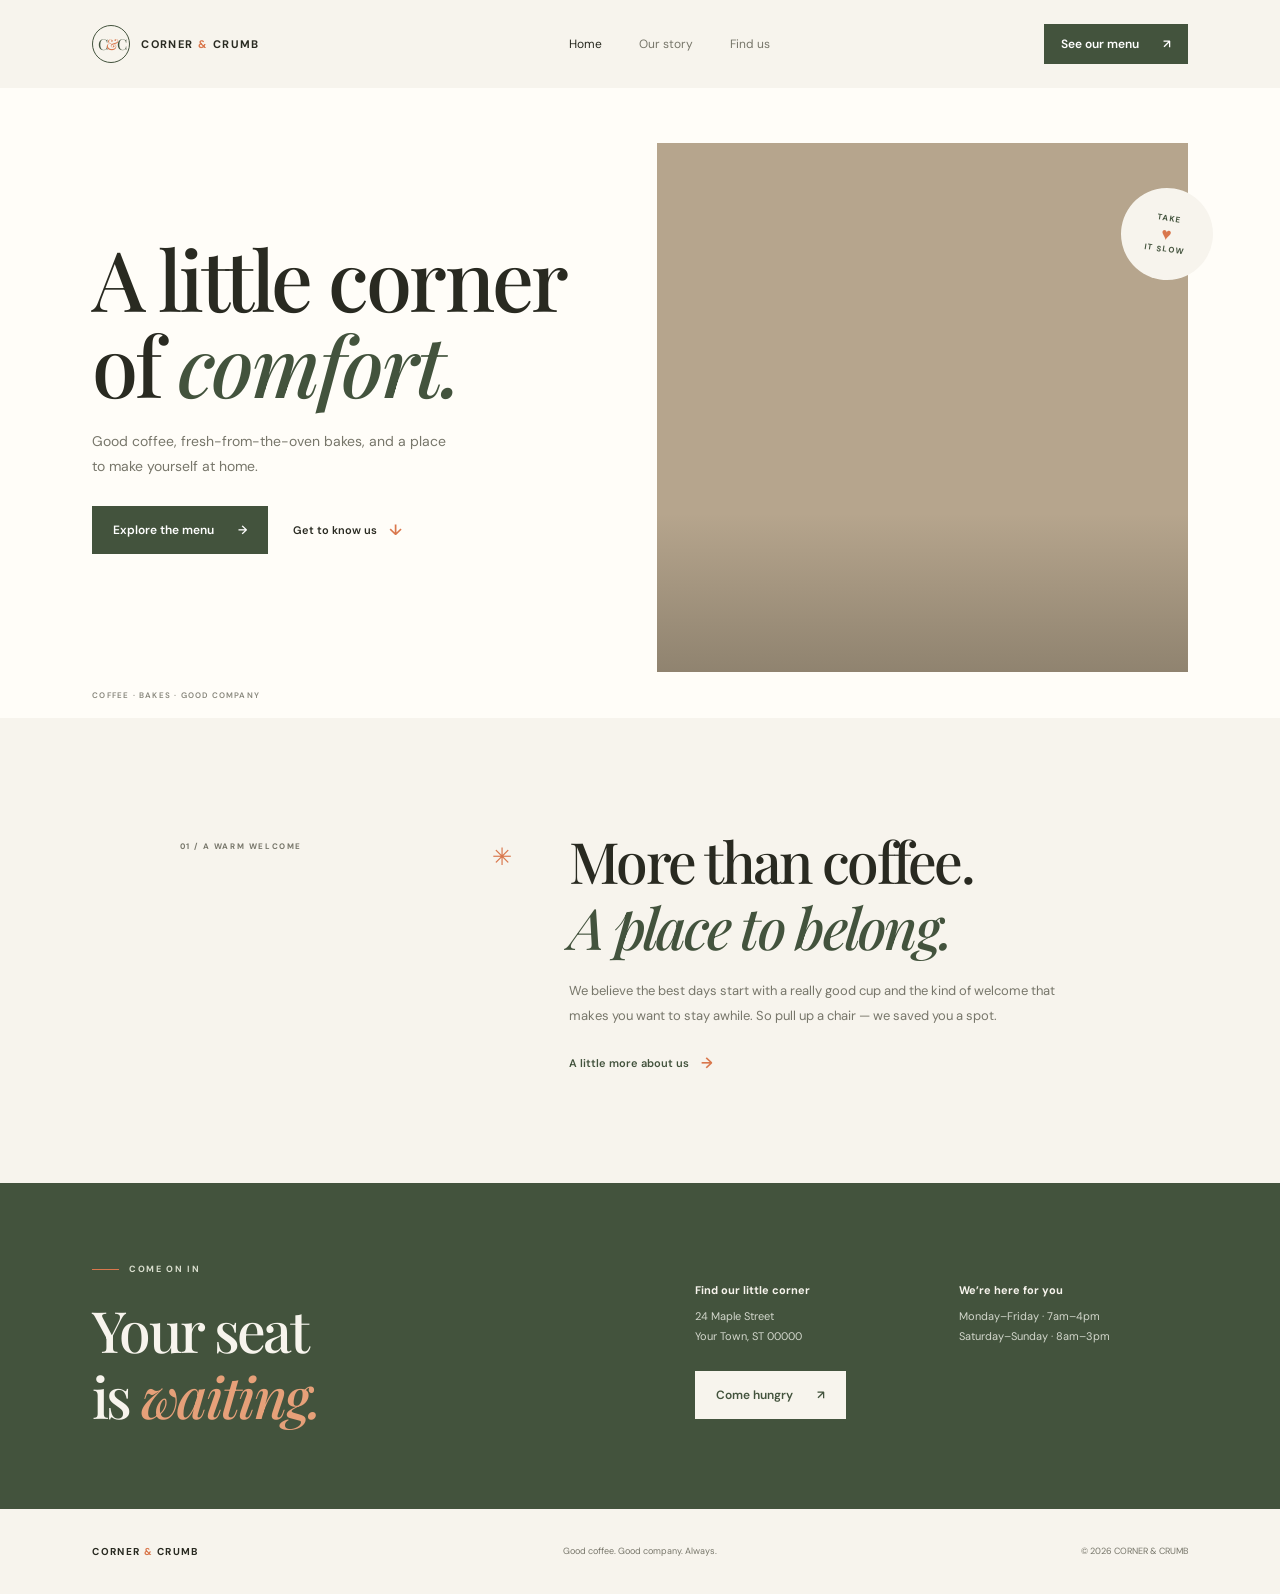
<file: index.html>
<!doctype html>
<html lang="en">
  <head>
    <meta charset="UTF-8" />
    <meta name="viewport" content="width=device-width, initial-scale=1.0" />
    <meta
      name="description"
      content="Meet Corner & Crumb, your neighborhood café for good coffee, fresh bakes, and slow mornings."
    />
    <title>Corner &amp; Crumb — Your neighborhood café</title>
    <link rel="preconnect" href="https://fonts.googleapis.com" />
    <link rel="preconnect" href="https://fonts.gstatic.com" crossorigin />
    <link
      href="https://fonts.googleapis.com/css2?family=DM+Sans:wght@400;500;600;700&family=Playfair+Display:wght@500;600;700&display=swap"
      rel="stylesheet"
    />
    <link rel="stylesheet" href="styles.css" />
  </head>
  <body>
    <header class="site-header">
      <a class="wordmark" href="index.html" aria-label="Corner and Crumb home">
        <span class="wordmark-icon" aria-hidden="true">C<span>&amp;</span>C</span>
        <span class="wordmark-name">CORNER <span>&amp;</span> CRUMB</span>
      </a>

      <nav class="main-nav" aria-label="Main navigation">
        <a class="nav-link active" href="#home">Home</a>
        <a class="nav-link" href="#our-story">Our story</a>
        <a class="nav-link" href="#visit">Find us</a>
      </nav>

      <a class="button button-small" href="menu.html">See our menu <span aria-hidden="true">↗</span></a>
    </header>

    <main>
      <section class="hero" id="home">
        <div class="hero-content">
          <h1>A little corner<br />of <em>comfort.</em></h1>
          <p class="hero-copy">
            Good coffee, fresh-from-the-oven bakes, and a place to make yourself at home.
          </p>
          <div class="hero-actions">
            <a class="button" href="menu.html">Explore the menu <span aria-hidden="true">→</span></a>
            <a class="text-link" href="#our-story">Get to know us <span aria-hidden="true">↓</span></a>
          </div>
        </div>
        <div class="hero-photo" role="img" aria-label="A freshly brewed cup of coffee on a café table">
          <div class="photo-stamp" aria-hidden="true">
            <span>TAKE</span><span class="stamp-heart">♥</span><span>IT SLOW</span>
          </div>
        </div>
        <div class="hero-bottom">
          <span>COFFEE · BAKES · GOOD COMPANY</span>
        </div>
      </section>

      <section class="intro section-wrap" id="our-story">
        <div class="intro-label">
          <span class="section-number">01 / A WARM WELCOME</span>
          <span class="small-star" aria-hidden="true">✳</span>
        </div>
        <div class="intro-copy">
          <h2>More than coffee.<br /><em>A place to belong.</em></h2>
          <p>
            We believe the best days start with a really good cup and the kind of welcome
            that makes you want to stay awhile. So pull up a chair — we saved you a spot.
          </p>
          <a class="text-link dark-link" href="#visit">A little more about us <span aria-hidden="true">→</span></a>
        </div>
      </section>

      <section class="visit" id="visit">
        <div class="visit-inner">
          <div>
            <p class="eyebrow"><span class="eyebrow-line"></span> COME ON IN</p>
            <h2>Your seat<br />is <em>waiting.</em></h2>
          </div>
          <div class="visit-details">
            <div>
              <h3>Find our little corner</h3>
              <p>24 Maple Street<br />Your Town, ST 00000</p>
            </div>
            <div>
              <h3>We’re here for you</h3>
              <p>Monday–Friday · 7am–4pm<br />Saturday–Sunday · 8am–3pm</p>
            </div>
            <a class="button button-light" href="menu.html">Come hungry <span aria-hidden="true">↗</span></a>
          </div>
        </div>
      </section>
    </main>

    <footer class="site-footer">
      <a class="footer-brand" href="#home">CORNER <span>&amp;</span> CRUMB</a>
      <p>Good coffee. Good company. Always.</p>
      <span>© 2026 CORNER &amp; CRUMB</span>
    </footer>
  </body>
</html>
</file>
<file: styles.css>
:root {
  color-scheme: light;
  --cream: #f7f4ed;
  --paper: #fffdf8;
  --ink: #292a21;
  --muted: #77766a;
  --green: #43533d;
  --orange: #d9774c;
  --serif: "Playfair Display", Georgia, serif;
  --sans: "DM Sans", Arial, sans-serif;
}

* {
  box-sizing: border-box;
}

html {
  scroll-behavior: smooth;
}

body {
  margin: 0;
  background: var(--cream);
  color: var(--ink);
  font-family: var(--sans);
  -webkit-font-smoothing: antialiased;
}

a {
  color: inherit;
  text-decoration: none;
}

.site-header {
  align-items: center;
  background: var(--cream);
  display: flex;
  height: 88px;
  justify-content: space-between;
  padding: 0 7.2%;
}

.wordmark {
  align-items: center;
  display: flex;
  gap: 11px;
}

.wordmark-icon {
  align-items: center;
  border: 1px solid var(--green);
  border-radius: 50%;
  color: var(--green);
  display: flex;
  font-family: var(--serif);
  font-size: 15px;
  height: 38px;
  justify-content: center;
  letter-spacing: -2px;
  width: 38px;
}

.wordmark-icon span,
.wordmark-name span,
.footer-brand span {
  color: var(--orange);
}

.wordmark-name,
.footer-brand {
  font-size: 11px;
  font-weight: 700;
  letter-spacing: 1.4px;
}

.main-nav {
  display: flex;
  gap: 37px;
  margin-left: 35px;
}

.nav-link {
  color: var(--muted);
  font-size: 12px;
  transition: color 160ms ease;
}

.nav-link:hover,
.nav-link.active {
  color: var(--ink);
}

.button {
  align-items: center;
  background: var(--green);
  border: 1px solid var(--green);
  color: white;
  display: inline-flex;
  font-size: 12px;
  font-weight: 600;
  gap: 24px;
  justify-content: center;
  min-height: 48px;
  padding: 0 20px;
  transition: background 160ms ease, color 160ms ease;
}

.button:hover {
  background: transparent;
  color: var(--green);
}

.button-small {
  min-height: 40px;
  padding: 0 16px;
}

.hero {
  background: var(--paper);
  display: grid;
  grid-template-columns: 1fr 0.94fr;
  min-height: 630px;
  padding: 55px 7.2% 46px;
  position: relative;
}

.hero-content {
  align-self: center;
  padding: 0 5% 55px 0;
  position: relative;
  z-index: 1;
}

.eyebrow,
.section-number {
  align-items: center;
  color: var(--green);
  display: flex;
  font-size: 9px;
  font-weight: 700;
  gap: 10px;
  letter-spacing: 1.6px;
}

.eyebrow-line {
  background: var(--orange);
  display: inline-block;
  height: 1px;
  width: 27px;
}

h1,
h2,
p {
  margin-top: 0;
}

h1,
h2 {
  font-family: var(--serif);
  font-weight: 500;
  letter-spacing: -2.7px;
}

h1 {
  font-size: clamp(58px, 6.5vw, 88px);
  line-height: 1.03;
  margin: 29px 0 22px;
}

h1 em,
h2 em {
  color: var(--green);
  font-weight: 500;
}

.hero-copy {
  color: var(--muted);
  font-size: 14px;
  line-height: 1.8;
  margin-bottom: 27px;
  max-width: 355px;
}

.hero-actions {
  align-items: center;
  display: flex;
  flex-wrap: wrap;
  gap: 25px;
}

.text-link {
  align-items: center;
  display: inline-flex;
  font-size: 11px;
  font-weight: 600;
  gap: 12px;
}

.text-link span {
  color: var(--orange);
  font-size: 15px;
}

.hero-note {
  align-items: center;
  bottom: -96px;
  display: flex;
  gap: 11px;
  left: 0;
  position: absolute;
}

.note-star {
  color: var(--orange);
  font-size: 24px;
}

.hero-note p {
  color: var(--muted);
  font-size: 10px;
  line-height: 1.6;
  margin: 0;
}

.hero-note strong {
  color: var(--ink);
}

.hero-photo {
  background-color: #b6a58d;
  background-image: linear-gradient(180deg, transparent 70%, rgb(29 30 23 / 25%)), url("https://images.unsplash.com/photo-1495474472287-4d71bcdd2085?auto=format&fit=crop&w=1200&q=85");
  background-position: center;
  background-size: cover;
  min-height: 500px;
  position: relative;
}

.photo-caption {
  bottom: 23px;
  color: white;
  font-size: 9px;
  font-weight: 600;
  left: 23px;
  letter-spacing: 1.3px;
  position: absolute;
}

.photo-caption span {
  border-right: 1px solid rgb(255 255 255 / 70%);
  margin-right: 9px;
  padding-right: 10px;
}

.photo-stamp {
  align-items: center;
  background: var(--cream);
  border-radius: 50%;
  color: var(--green);
  display: flex;
  flex-direction: column;
  font-size: 8px;
  font-weight: 700;
  height: 92px;
  justify-content: center;
  letter-spacing: 1px;
  line-height: 1.3;
  position: absolute;
  right: -25px;
  top: 45px;
  transform: rotate(9deg);
  width: 92px;
}

.stamp-heart {
  color: var(--orange);
  font-size: 17px;
  line-height: 1.2;
}

.hero-bottom {
  bottom: 17px;
  color: #88877c;
  font-size: 8px;
  font-weight: 600;
  left: 7.2%;
  letter-spacing: 1.2px;
  line-height: 1.5;
  position: absolute;
}

.section-wrap {
  margin: 0 auto;
  max-width: 1100px;
  padding: 110px 7%;
}

.intro {
  display: grid;
  grid-template-columns: 1fr 1.5fr;
  gap: 35px;
}

.intro-label {
  align-items: flex-start;
  display: flex;
  justify-content: space-between;
  padding-top: 13px;
}

.section-number {
  color: var(--muted);
  font-size: 8px;
}

.small-star {
  color: var(--orange);
  font-size: 24px;
  margin-right: 22px;
}

.intro h2,
.visit h2 {
  font-size: clamp(38px, 4.5vw, 57px);
  line-height: 1.15;
  margin-bottom: 20px;
}

.intro-copy > p {
  color: var(--muted);
  font-size: 13px;
  line-height: 1.9;
  margin-bottom: 23px;
  max-width: 490px;
}

.dark-link {
  color: var(--green);
}

.visit {
  background: var(--green);
  color: var(--cream);
  padding: 80px 7.2%;
}

.visit-inner {
  display: grid;
  gap: 10%;
  grid-template-columns: 1fr 1fr;
  margin: 0 auto;
  max-width: 1100px;
}

.visit .eyebrow {
  color: #d9dece;
}

.visit h2 {
  margin: 22px 0 0;
}

.visit h2 em {
  color: #e6a079;
}

.visit-details {
  align-content: center;
  display: grid;
  gap: 25px 35px;
  grid-template-columns: 1fr 1fr;
  padding-top: 10px;
}

.visit-details h3 {
  font-size: 11px;
  margin: 0 0 10px;
}

.visit-details p {
  color: #d3d7cc;
  font-size: 11px;
  line-height: 1.8;
  margin: 0;
}

.button-light {
  background: var(--cream);
  border-color: var(--cream);
  color: var(--green);
  justify-self: start;
}

.button-light:hover {
  background: transparent;
  color: var(--cream);
}

.site-footer {
  align-items: center;
  color: var(--muted);
  display: flex;
  justify-content: space-between;
  min-height: 85px;
  padding: 0 7.2%;
}

.footer-brand {
  color: var(--ink);
  font-size: 10px;
}

.site-footer p,
.site-footer > span {
  font-size: 9px;
  margin: 0;
}

@media (max-width: 760px) {
  .site-header {
    height: 72px;
    padding: 0 6%;
  }

  .main-nav {
    gap: 18px;
    margin-left: 0;
  }

  .main-nav .nav-link {
    font-size: 10px;
  }

  .site-header > .button {
    display: none;
  }

  .hero {
    gap: 35px;
    grid-template-columns: 1fr;
    padding: 55px 7% 75px;
  }

  .hero-content {
    padding: 0;
  }

  .hero-note {
    display: none;
  }

  .hero-photo {
    min-height: 410px;
  }

  .photo-stamp {
    right: -13px;
  }

  .hero-bottom {
    bottom: 22px;
    left: 7%;
  }

  .section-wrap {
    padding: 75px 7%;
  }

  .intro {
    gap: 24px;
    grid-template-columns: 1fr;
  }

  .intro-label {
    max-width: 250px;
  }

  .small-star {
    margin-right: 0;
  }

  .visit {
    padding: 65px 7%;
  }

  .visit-inner {
    gap: 35px;
    grid-template-columns: 1fr;
  }

  .site-footer {
    flex-wrap: wrap;
    gap: 12px;
    padding: 24px 7%;
  }
}

@media (max-width: 420px) {
  .wordmark-name {
    font-size: 9px;
    letter-spacing: 0.8px;
  }

  .main-nav {
    gap: 12px;
  }

  .main-nav .nav-link {
    font-size: 9px;
  }

  .hero-photo {
    min-height: 330px;
  }

  .visit-details {
    gap: 22px;
    grid-template-columns: 1fr;
  }

  .site-footer p {
    display: none;
  }
}
</file>
